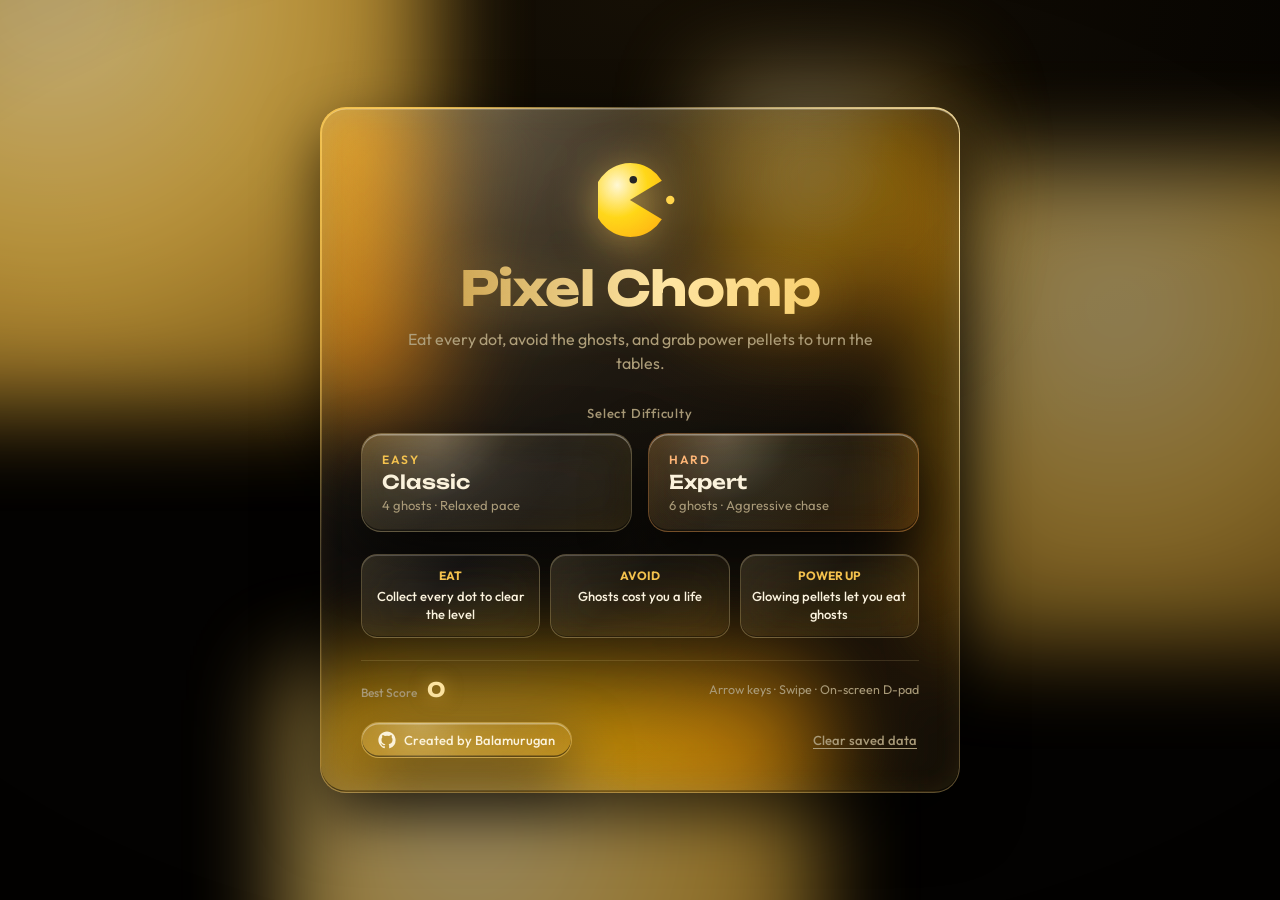
<file: index.html>
<!DOCTYPE html>
<html lang="en">
<head>
<meta charset="utf-8" />
<meta name="viewport" content="width=device-width,initial-scale=1,maximum-scale=1,user-scalable=no,viewport-fit=cover" />
<title>Pixel Chomp | Arcade Maze Game</title>
<meta name="description" content="Pixel Chomp is a fast arcade maze game. Eat every dot, avoid the ghosts and chase your best score. Built by Balamurugan." />
<link rel="preconnect" href="https://fonts.googleapis.com">
<link rel="preconnect" href="https://fonts.gstatic.com" crossorigin>
<link href="https://fonts.googleapis.com/css2?family=Outfit:wght@300;400;500;600;700&family=Unbounded:wght@500;600;700&display=swap" rel="stylesheet">
<meta name="theme-color" content="#030201">
<style>
@property --ang{syntax:"<angle>";inherits:false;initial-value:0deg;}
:root{
  --ink:#030201;
  --panel:#0a0805;
  --gold:#f4c24d;
  --gold-hi:#ffe6a3;
  --gold-lo:#a87618;
  --paper:#fbf3de;
  --text-dim:#a99a78;
  --danger:#ff6a3d;
  --radius:26px;
  --glass-bg:linear-gradient(135deg,rgba(255,230,163,.14),rgba(255,255,255,.035) 42%,rgba(244,194,77,.08));
  --glass-blur:blur(24px) saturate(190%) brightness(1.08);
  --glass-edge:1px solid rgba(255,230,163,.24);
  --glass-shadow:inset 0 1.5px 0 rgba(255,255,255,.38),inset 0 -1.5px 0 rgba(0,0,0,.5),inset 0 0 28px rgba(255,214,102,.07),0 24px 60px rgba(0,0,0,.65);
  --ease:cubic-bezier(.22,1,.36,1);
}
*{box-sizing:border-box;margin:0;padding:0;}
html,body{height:100%;overscroll-behavior:none;}
body{
  font-family:"Outfit",sans-serif;
  background:radial-gradient(120% 90% at 50% 0%,#150f05 0%,var(--ink) 60%) fixed;
  color:var(--paper);min-height:100vh;overflow-x:hidden;
  display:flex;align-items:center;justify-content:center;padding:24px;
}
:focus-visible{outline:2px solid var(--gold-hi);outline-offset:3px;border-radius:10px;}
.hidden{display:none!important;}

/* ---------- liquid gold background ---------- */
.liquid{position:fixed;inset:0;overflow:hidden;pointer-events:none;z-index:0;}
.liquid i{position:absolute;display:block;filter:blur(46px);opacity:.75;will-change:transform,border-radius;
  background:radial-gradient(circle at 35% 30%,#ffe6a3,#f4c24d 45%,#8a5a0b 100%);}
.liquid .b1{width:46vmax;height:46vmax;left:-12vmax;top:-14vmax;animation:morph 17s ease-in-out infinite,driftA 23s ease-in-out infinite;}
.liquid .b2{width:38vmax;height:38vmax;right:-12vmax;top:18%;opacity:.55;animation:morph 21s ease-in-out -6s infinite,driftB 27s ease-in-out infinite;}
.liquid .b3{width:42vmax;height:42vmax;left:22%;bottom:-24vmax;opacity:.6;animation:morph 19s ease-in-out -11s infinite,driftC 25s ease-in-out infinite;}
.liquid .b4{width:20vmax;height:20vmax;left:55%;top:8%;opacity:.4;background:radial-gradient(circle at 40% 35%,#fff6d8,#e0a62a 60%,transparent 100%);animation:morph 13s ease-in-out -3s infinite,driftB 19s ease-in-out infinite reverse;}
@keyframes morph{
  0%,100%{border-radius:58% 42% 61% 39%/45% 56% 44% 55%;}
  33%{border-radius:41% 59% 47% 53%/58% 40% 60% 42%;}
  66%{border-radius:52% 48% 38% 62%/42% 61% 39% 58%;}
}
@keyframes driftA{0%,100%{transform:translate3d(0,0,0) rotate(0);}50%{transform:translate3d(9vmax,7vmax,0) rotate(40deg);}}
@keyframes driftB{0%,100%{transform:translate3d(0,0,0) rotate(0);}50%{transform:translate3d(-8vmax,10vmax,0) rotate(-35deg);}}
@keyframes driftC{0%,100%{transform:translate3d(0,0,0) rotate(0);}50%{transform:translate3d(10vmax,-8vmax,0) rotate(30deg);}}
.grain{position:fixed;inset:0;pointer-events:none;z-index:1;opacity:.35;
  background:radial-gradient(120% 100% at 50% 50%,transparent 55%,rgba(0,0,0,.75));}

.screen{width:100%;display:flex;align-items:center;justify-content:center;z-index:2;position:relative;}

/* ---------- shared liquid-glass surface ---------- */
.menu-card,.mode-btn,.continue-btn,#hud,#controls button,#boardWrap,.gh-link,#overlayContent,.dpad-btn,.howto li{
  position:relative;
  background:var(--glass-bg);
  -webkit-backdrop-filter:var(--glass-blur);backdrop-filter:var(--glass-blur);
  border:var(--glass-edge);
  box-shadow:var(--glass-shadow);
}
/* specular light that follows the pointer */
.menu-card::after,.mode-btn::after,.continue-btn::after,#hud::after,#controls button::after,#boardWrap::after,.gh-link::after,#overlayContent::after,.dpad-btn::after{
  content:"";position:absolute;inset:0;border-radius:inherit;pointer-events:none;
  background:radial-gradient(circle at var(--mx,28%) var(--my,0%),rgba(255,244,214,.3),rgba(255,226,154,.08) 32%,transparent 58%);
  opacity:.75;transition:opacity .5s var(--ease);
}
.menu-card:hover::after,.mode-btn:hover::after,#hud:hover::after,#controls button:hover::after,.gh-link:hover::after,.continue-btn:hover::after{opacity:1;}

/* ============ MENU ============ */
.menu-card{
  width:100%;max-width:640px;padding:50px 40px 34px;border-radius:var(--radius);
  text-align:center;animation:cardIn .9s var(--ease) both;
}
.menu-card::before{
  content:"";position:absolute;inset:-1px;border-radius:inherit;padding:1.5px;pointer-events:none;
  background:conic-gradient(from var(--ang),rgba(255,230,163,.05),var(--gold-hi),rgba(255,230,163,.05) 30%,rgba(168,118,24,.5) 55%,rgba(255,230,163,.05) 70%,var(--gold) 90%,rgba(255,230,163,.05));
  -webkit-mask:linear-gradient(#000 0 0) content-box,linear-gradient(#000 0 0);
  -webkit-mask-composite:xor;mask-composite:exclude;
  animation:spin 9s linear infinite;
}
@keyframes spin{to{--ang:360deg;}}
@keyframes cardIn{from{opacity:0;transform:translateY(22px) scale(.97);filter:blur(10px);}to{opacity:1;transform:none;filter:none;}}

.emblem{width:84px;height:84px;margin:0 auto 20px;animation:float 6s ease-in-out infinite;}
@keyframes float{0%,100%{transform:translateY(0);}50%{transform:translateY(-6px);}}
.leaf-emblem{width:100%;height:100%;filter:drop-shadow(0 6px 22px rgba(244,194,77,.65));}
.eyebrow{display:none;}
.title{
  font-family:"Unbounded",sans-serif;font-weight:700;
  font-size:clamp(30px,6vw,48px);line-height:1.1;letter-spacing:-.01em;margin-bottom:12px;
  background:linear-gradient(100deg,#b07d1d 0%,#ffe6a3 25%,#f4c24d 45%,#fff8e0 55%,#e0a62a 75%,#b07d1d 100%);
  background-size:220% 100%;-webkit-background-clip:text;background-clip:text;color:transparent;
  animation:shine 7s ease-in-out infinite;
  filter:drop-shadow(0 4px 26px rgba(244,194,77,.35));
}
@keyframes shine{0%,100%{background-position:100% 0;}50%{background-position:0 0;}}
.subtitle{color:var(--text-dim);font-size:16px;font-weight:400;margin:0 auto 30px;max-width:46ch;line-height:1.5;}

.mode-buttons{display:grid;grid-template-columns:1fr 1fr;gap:16px;margin-bottom:18px;}
@media(max-width:520px){.mode-buttons{grid-template-columns:1fr;}}
.mode-btn{
  display:flex;flex-direction:column;align-items:flex-start;gap:3px;overflow:hidden;
  padding:18px 20px;border-radius:20px;cursor:pointer;color:var(--paper);text-align:left;font-family:inherit;
  transition:transform .45s var(--ease),box-shadow .45s var(--ease),border-color .3s,background .3s;
}
.mode-btn.hard{background:linear-gradient(135deg,rgba(255,160,70,.16),rgba(255,255,255,.03) 42%,rgba(190,90,20,.12));border-color:rgba(255,170,90,.32);}
.mode-btn>*{position:relative;z-index:1;}
.mode-btn:hover,.mode-btn:focus-visible{transform:translateY(-4px) scale(1.015);border-color:rgba(255,236,180,.6);
  box-shadow:var(--glass-shadow),0 0 40px rgba(244,194,77,.25);}
.mode-btn:active,.continue-btn:active,#controls button:active{transform:scale(.97);transition-duration:.12s;}
.mode-rank{font-size:12px;letter-spacing:.14em;text-transform:uppercase;font-weight:600;color:var(--gold);}
.mode-btn.hard .mode-rank{color:#ffb677;}
.mode-name{font-family:"Unbounded",sans-serif;font-size:19px;font-weight:600;}
.mode-desc{font-size:13px;color:var(--text-dim);}

/* liquid sweep on hover */
.mode-btn::before,.continue-btn::before,#controls button::before{
  content:"";position:absolute;top:0;bottom:0;left:-60%;width:45%;z-index:0;pointer-events:none;
  background:linear-gradient(105deg,transparent,rgba(255,244,214,.28),transparent);transform:skewX(-18deg);
  transition:left .9s var(--ease);
}
.mode-btn:hover::before,.continue-btn:hover::before,#controls button:hover::before{left:130%;}
.continue-btn,#controls button{overflow:hidden;}

.section-label{font-size:13px;letter-spacing:.06em;color:var(--text-dim);margin-bottom:12px;font-weight:500;}

.continue-btn{
  width:100%;padding:14px;margin-bottom:6px;border-radius:16px;color:var(--gold-hi);
  background:linear-gradient(135deg,rgba(244,194,77,.28),rgba(244,194,77,.08));
  font-family:inherit;font-weight:600;font-size:15px;cursor:pointer;
  transition:transform .45s var(--ease),box-shadow .45s var(--ease);
}
.continue-btn:hover{transform:translateY(-2px);box-shadow:var(--glass-shadow),0 0 32px rgba(244,194,77,.3);}

.howto{list-style:none;display:grid;grid-template-columns:repeat(3,1fr);gap:10px;margin:22px 0 0;}
.howto li{padding:13px 10px;border-radius:16px;font-size:13px;font-weight:500;line-height:1.35;box-shadow:inset 0 1px 0 rgba(255,255,255,.2),inset 0 -1px 0 rgba(0,0,0,.4);}
.howto li b{display:block;font-size:12px;font-weight:700;color:var(--gold);margin-bottom:4px;}
@media(max-width:520px){.howto{grid-template-columns:1fr;}.menu-card{padding:38px 22px 26px;}}

.menu-info{display:flex;align-items:center;justify-content:space-between;gap:12px;flex-wrap:wrap;margin-top:22px;padding-top:16px;border-top:1px solid rgba(255,230,163,.14);}
.best-score{display:flex;align-items:baseline;gap:10px;}
.best-label{font-size:12px;color:var(--text-dim);font-weight:500;}
.best-value{font-family:"Unbounded",sans-serif;font-size:20px;font-weight:700;color:var(--gold-hi);text-shadow:0 0 18px rgba(244,194,77,.5);}
.hint{font-size:12.5px;color:var(--text-dim);}

.menu-footer{margin-top:20px;display:flex;align-items:center;justify-content:space-between;gap:12px;flex-wrap:wrap;font-size:13px;color:var(--text-dim);}
.gh-link{
  display:inline-flex;align-items:center;gap:8px;padding:8px 16px;border-radius:999px;
  color:var(--paper);text-decoration:none;font-weight:500;
  transition:transform .45s var(--ease),box-shadow .45s var(--ease);
}
.gh-link svg{width:18px;height:18px;fill:currentColor;}
.gh-link:hover{transform:translateY(-2px);box-shadow:var(--glass-shadow),0 0 26px rgba(244,194,77,.3);}
.link-btn{background:none;border:none;color:var(--text-dim);font-family:inherit;font-size:13px;font-weight:500;cursor:pointer;text-decoration:underline;text-underline-offset:3px;padding:6px 2px;transition:color .3s;}
.link-btn:hover{color:var(--danger);}

/* ============ GAME ============ */
#game{flex-direction:column;gap:12px;width:100%;max-width:640px;-webkit-user-select:none;user-select:none;-webkit-touch-callout:none;touch-action:pan-x pan-y;padding-bottom:210px;animation:cardIn .8s var(--ease) both;}
@media(max-width:520px){#game{padding-bottom:190px;}}
#controls button{touch-action:manipulation;min-height:40px;}
#hud{display:flex;align-items:center;justify-content:space-between;width:100%;padding:12px 20px;border-radius:20px;}
.hud-stat{display:flex;flex-direction:column;align-items:center;gap:2px;min-width:64px;position:relative;z-index:1;}
.hud-label{font-size:11px;color:var(--text-dim);font-weight:500;letter-spacing:.04em;}
.hud-value{font-size:20px;font-weight:700;font-family:"Unbounded",sans-serif;color:var(--gold-hi);text-shadow:0 0 16px rgba(244,194,77,.4);}
#lives{display:flex;gap:7px;height:30px;align-items:center;}
#lives .life{
  width:15px;height:15px;border-radius:50%;
  background:radial-gradient(circle at 35% 30%,#fff6d8,var(--gold) 55%,var(--gold-lo));
  box-shadow:0 0 12px rgba(244,194,77,.8),inset 0 -2px 3px rgba(0,0,0,.3);
  transition:opacity .5s var(--ease),transform .5s var(--ease);
}
#lives .life.lost{opacity:.15;transform:scale(.55);box-shadow:none;}

#controls{display:flex;gap:8px;flex-wrap:wrap;justify-content:center;width:100%;}
#controls button{
  display:flex;align-items:center;gap:6px;padding:8px 15px;font-size:13px;font-weight:500;
  border-radius:14px;color:var(--paper);cursor:pointer;font-family:inherit;
  transition:transform .4s var(--ease),box-shadow .4s var(--ease);
}
#controls button>*{position:relative;z-index:1;}
#controls button:hover{transform:translateY(-2px);box-shadow:var(--glass-shadow),0 0 22px rgba(244,194,77,.25);}
#controls button svg{width:15px;height:15px;fill:var(--gold);flex-shrink:0;}

#boardWrap{display:flex;align-items:center;justify-content:center;padding:14px;border-radius:24px;transition:box-shadow .6s var(--ease),border-color .6s;}
#board{display:grid;gap:var(--gap,2px);border-radius:12px;overflow:hidden;position:relative;z-index:1;background:rgba(0,0,0,.35);}
.cell{background:rgba(4,3,2,.78);position:relative;}
.wall{
  background:linear-gradient(160deg,rgba(255,230,163,.5),rgba(168,118,24,.45) 55%,rgba(90,58,8,.55));
  border-radius:5px;
  box-shadow:inset 0 1px 0 rgba(255,255,255,.55),inset 0 -1px 2px rgba(0,0,0,.45),0 0 6px rgba(244,194,77,.18);
}
.dot{
  position:absolute;inset:0;margin:auto;width:22%;height:22%;border-radius:50%;
  background:radial-gradient(circle at 35% 30%,#fff,var(--gold-hi) 50%,var(--gold));
  filter:drop-shadow(0 0 4px rgba(244,194,77,.8));animation:dotPulse 2.2s ease-in-out infinite;
}
@keyframes dotPulse{0%,100%{transform:scale(.9);opacity:.85;}50%{transform:scale(1.1);opacity:1;}}
.dot.orb{
  width:60%;height:60%;
  background:radial-gradient(circle at 32% 28%,#fff 0 12%,rgba(255,244,214,.9) 30%,var(--gold) 70%,var(--gold-lo));
  filter:drop-shadow(0 0 10px rgba(255,214,102,.95));animation:orbPulse 1.2s ease-in-out infinite;
}
@keyframes orbPulse{0%,100%{transform:scale(.86);}50%{transform:scale(1.16);}}

.pac{position:absolute;inset:10%;z-index:3;filter:drop-shadow(0 0 8px #ffd400) drop-shadow(0 0 16px rgba(255,212,0,.5));transition:transform .1s linear;}
.pac .jaw-top,.pac .jaw-bottom{position:absolute;left:0;width:100%;height:50%;background:radial-gradient(circle at 30% 30%,#fff9d6,#ffd400 55%,#ffb300 100%);}
.pac .jaw-top{top:0;border-radius:100% 100% 0 0/100% 100% 0 0;transform-origin:0% 100%;animation:jawTop .32s ease-in-out infinite;}
.pac .jaw-bottom{bottom:0;border-radius:0 0 100% 100%/0 0 100% 100%;transform-origin:0% 0%;animation:jawBottom .32s ease-in-out infinite;}
@keyframes jawTop{0%,100%{transform:rotate(0);}50%{transform:rotate(-30deg);}}
@keyframes jawBottom{0%,100%{transform:rotate(0);}50%{transform:rotate(30deg);}}
.pac.powered{filter:drop-shadow(0 0 14px #fff) drop-shadow(0 0 24px #ffd400);}

.ghost{
  position:absolute;inset:12%;z-index:2;animation:ghostBob 1.1s ease-in-out infinite;
  clip-path:polygon(0% 100%,0% 45%,8% 25%,20% 10%,35% 2%,50% 0%,65% 2%,80% 10%,92% 25%,100% 45%,100% 100%,88% 88%,75% 100%,62% 88%,50% 100%,38% 88%,25% 100%,12% 88%);
}
.ghost::before,.ghost::after{content:"";position:absolute;top:32%;width:20%;height:24%;border-radius:50%;background:radial-gradient(circle at 50% 50%,#14100a 22%,#fff 24% 100%);}
.ghost::before{left:20%;}.ghost::after{left:58%;}
@keyframes ghostBob{0%,100%{transform:translateY(0);}50%{transform:translateY(-2px);}}
.ghost.red{background:linear-gradient(160deg,#ff9a7a,#ff5a3d);box-shadow:0 0 10px #ff5a3d;}
.ghost.pink{background:linear-gradient(160deg,#ffe0d2,#f0a38c);box-shadow:0 0 10px #f0a38c;}
.ghost.cyan{background:linear-gradient(160deg,#ffffff,#e8dcc0);box-shadow:0 0 10px #e8dcc0;}
.ghost.orange{background:linear-gradient(160deg,#ffcf7a,#ff9f1c);box-shadow:0 0 10px #ff9f1c;}
.ghost.blue{background:linear-gradient(160deg,#e9b97a,#b9772b);box-shadow:0 0 10px #b9772b;}
.ghost.green{background:linear-gradient(160deg,#f3e3a8,#c9b45a);box-shadow:0 0 10px #c9b45a;}
.ghost.purple{background:linear-gradient(160deg,#e8a08a,#a8502e);box-shadow:0 0 10px #a8502e;}
.ghost.gray{background:linear-gradient(160deg,#d8d0bc,#8d8470);box-shadow:0 0 10px #8d8470;}
.ghost.frightened{background:linear-gradient(160deg,#fff,var(--gold-hi));box-shadow:0 0 14px var(--gold-hi);animation:frightFlash .35s steps(2) infinite,ghostBob 1.1s ease-in-out infinite;}
@keyframes frightFlash{0%,100%{opacity:.5;}50%{opacity:.9;background:#fff;}}

#boardWrap.power-active{border-color:rgba(255,230,163,.75);box-shadow:var(--glass-shadow),0 0 60px rgba(244,194,77,.5);}
#boardWrap.shake{animation:shake .3s ease;}
@keyframes shake{10%,90%{transform:translateX(-2px);}20%,80%{transform:translateX(4px);}30%,50%,70%{transform:translateX(-8px);}40%,60%{transform:translateX(8px);}}

/* D-PAD */
#dpad{position:fixed;right:20px;bottom:calc(20px + env(safe-area-inset-bottom,0px));z-index:60;display:grid;grid-template-columns:60px 60px 60px;grid-template-rows:60px 60px 60px;gap:6px;-webkit-user-select:none;user-select:none;-webkit-touch-callout:none;}
@media(max-width:520px){#dpad{grid-template-columns:54px 54px 54px;grid-template-rows:54px 54px 54px;right:14px;bottom:calc(14px + env(safe-area-inset-bottom,0px));}}
.dpad-up{grid-column:2;grid-row:1;}.dpad-left{grid-column:1;grid-row:2;}.dpad-right{grid-column:3;grid-row:2;}.dpad-down{grid-column:2;grid-row:3;}
.dpad-center{grid-column:2;grid-row:2;border-radius:50%;background:radial-gradient(circle at 35% 30%,#fff6d8,var(--gold));box-shadow:0 0 14px var(--gold);animation:orbPulse 1.6s ease-in-out infinite;margin:auto;width:10px;height:10px;}
.dpad-btn{display:flex;align-items:center;justify-content:center;border-radius:18px;cursor:pointer;touch-action:none;
  transition:transform .35s var(--ease),background .25s,box-shadow .35s var(--ease),border-color .25s;}
.dpad-btn svg{width:22px;height:22px;fill:var(--gold-hi);filter:drop-shadow(0 0 5px rgba(244,194,77,.7));position:relative;z-index:1;}
.dpad-btn:active,.dpad-btn.pressed{
  transform:scale(.88);transition-duration:.1s;
  background:linear-gradient(160deg,rgba(255,230,163,.5),rgba(244,194,77,.2));
  border-color:rgba(255,244,214,.7);
  box-shadow:inset 0 2px 8px rgba(0,0,0,.35),0 0 28px rgba(244,194,77,.55);
}

/* OVERLAY */
#overlay{position:fixed;inset:0;display:flex;align-items:center;justify-content:center;background:rgba(3,2,1,.6);
  -webkit-backdrop-filter:blur(12px) brightness(.7);backdrop-filter:blur(12px) brightness(.7);
  opacity:0;transition:opacity .5s var(--ease);pointer-events:none;z-index:100;}
#overlay:not(.hidden){opacity:1;pointer-events:all;}
#overlayContent{min-width:280px;padding:36px 38px;border-radius:28px;text-align:center;max-width:340px;animation:cardIn .6s var(--ease) both;}
#overlayTitle{font-family:"Unbounded",sans-serif;font-size:22px;font-weight:700;margin-bottom:8px;color:var(--gold-hi);position:relative;z-index:1;}
#overlayMsg{color:var(--text-dim);font-size:14px;margin-bottom:22px;position:relative;z-index:1;}
.overlayButtons{display:flex;gap:10px;justify-content:center;position:relative;z-index:1;}
.overlayButtons button{padding:11px 22px;border-radius:14px;font-family:inherit;font-weight:600;font-size:13px;cursor:pointer;transition:transform .4s var(--ease),box-shadow .4s var(--ease);}
.overlayButtons button:hover{transform:translateY(-2px);}
.overlayButtons button:active{transform:scale(.96);}
#retryBtn{border:1px solid rgba(255,244,214,.6);background:linear-gradient(135deg,#ffe6a3,#f4c24d 55%,#c98f1f);color:#1a1204;box-shadow:inset 0 1px 0 rgba(255,255,255,.7),0 8px 26px rgba(244,194,77,.4);}
#menuOverlayBtn{background:rgba(255,255,255,.07);color:var(--paper);border:1px solid rgba(255,230,163,.25);box-shadow:inset 0 1px 0 rgba(255,255,255,.2);}

@media (prefers-reduced-motion:reduce){
  *{animation-duration:.001ms!important;animation-iteration-count:1!important;transition-duration:.001ms!important;}
}
</style>
</head>
<body>

<div class="liquid" aria-hidden="true"><i class="b1"></i><i class="b2"></i><i class="b3"></i><i class="b4"></i></div>
<div class="grain"></div>

<!-- MENU -->
<main id="menu" class="screen">
  <div class="menu-card">
    <div class="emblem" aria-hidden="true">
      <svg viewBox="0 0 100 100" class="leaf-emblem">
        <defs>
          <radialGradient id="pacGrad" cx="35%" cy="30%" r="80%">
            <stop offset="0" stop-color="#fff9d6"/><stop offset=".55" stop-color="#ffd400"/><stop offset="1" stop-color="#ffb300"/>
          </radialGradient>
        </defs>
        <path d="M44 50 L82 27 A44 44 0 1 0 82 73 Z" fill="url(#pacGrad)" transform="translate(-6 0)"/>
        <circle cx="42" cy="26" r="4.5" fill="#05060d"/>
        <circle cx="86" cy="50" r="5" fill="#ffd23f"/>
      </svg>
    </div>

    <h1 class="title">Pixel&nbsp;Chomp</h1>
    <p class="subtitle">Eat every dot, avoid the ghosts, and grab power pellets to turn the tables.</p>

    <p class="section-label" id="modeLabel">Select Difficulty</p>
    <div class="mode-buttons" role="group" aria-labelledby="modeLabel">
      <button id="easyBtn" class="mode-btn easy" type="button">
        <span class="mode-rank">Easy</span>
        <span class="mode-name">Classic</span>
        <span class="mode-desc">4 ghosts · Relaxed pace</span>
      </button>
      <button id="hardBtn" class="mode-btn hard" type="button">
        <span class="mode-rank">Hard</span>
        <span class="mode-name">Expert</span>
        <span class="mode-desc">6 ghosts · Aggressive chase</span>
      </button>
    </div>

    <button id="continueBtn" class="continue-btn hidden" type="button">Continue Saved Game</button>

    <ul class="howto">
      <li><b>EAT</b>Collect every dot to clear the level</li>
      <li><b>AVOID</b>Ghosts cost you a life</li>
      <li><b>POWER UP</b>Glowing pellets let you eat ghosts</li>
    </ul>

    <div class="menu-info">
      <div class="best-score"><span class="best-label">Best Score</span><span id="bestScore" class="best-value">0</span></div>
      <p class="hint">Arrow keys · Swipe · On-screen D-pad</p>
    </div>

    <footer class="menu-footer">
      <a class="gh-link" href="https://github.com/bala-obito" target="_blank" rel="noopener noreferrer" aria-label="Created by Balamurugan on GitHub">
        <svg viewBox="0 0 24 24" aria-hidden="true"><path d="M12 .5C5.65.5.5 5.65.5 12c0 5.08 3.29 9.39 7.86 10.91.58.1.79-.25.79-.56v-2c-3.2.7-3.87-1.37-3.87-1.37-.52-1.33-1.28-1.68-1.28-1.68-1.04-.71.08-.7.08-.7 1.15.08 1.76 1.18 1.76 1.18 1.02 1.75 2.68 1.24 3.34.95.1-.74.4-1.24.72-1.53-2.55-.29-5.24-1.28-5.24-5.68 0-1.25.45-2.28 1.18-3.08-.12-.29-.51-1.46.11-3.05 0 0 .97-.31 3.17 1.18a11 11 0 0 1 5.76 0c2.2-1.49 3.17-1.18 3.17-1.18.63 1.59.23 2.76.11 3.05.74.8 1.18 1.83 1.18 3.08 0 4.41-2.69 5.38-5.25 5.67.41.36.78 1.06.78 2.14v3.17c0 .31.21.67.8.56A11.5 11.5 0 0 0 23.5 12C23.5 5.65 18.35.5 12 .5Z"/></svg>
        <span>Created by Balamurugan</span>
      </a>
      <button id="clearDataBtn" class="link-btn" type="button">Clear saved data</button>
    </footer>
  </div>
</main>

<!-- GAME -->
<div id="game" class="screen hidden">
  <header id="hud">
    <div class="hud-stat">
      <span class="hud-label">Score</span>
      <span id="score" class="hud-value" aria-live="polite">0</span>
    </div>
    <div class="hud-stat">
      <span class="hud-label">Level</span>
      <span id="level" class="hud-value">1</span>
    </div>
    <div class="hud-stat">
      <span class="hud-label">Lives</span>
      <div id="lives" aria-label="Lives remaining"><span class="life"></span><span class="life"></span><span class="life"></span></div>
    </div>
  </header>

  <div id="controls">
    <button id="pauseBtn" type="button" title="Pause"><svg viewBox="0 0 24 24"><rect x="6" y="5" width="4" height="14" rx="1"/><rect x="14" y="5" width="4" height="14" rx="1"/></svg><span>Pause</span></button>
    <button id="resumeBtn" class="hidden" type="button" title="Resume"><svg viewBox="0 0 24 24"><path d="M7 4 L20 12 L7 20 Z"/></svg><span>Resume</span></button>
    <button id="saveBtn" type="button" title="Save run"><svg viewBox="0 0 24 24"><path d="M5 4h11l3 3v13H5z" fill="none" stroke="currentColor" stroke-width="2"/><rect x="8" y="4" width="8" height="5" fill="none" stroke="currentColor" stroke-width="2"/></svg><span>Save</span></button>
    <button id="restartBtn" type="button" title="Generate a new maze (keeps your score)"><svg viewBox="0 0 24 24" fill="none" stroke="currentColor" stroke-width="2"><path d="M4 12a8 8 0 1 1 2.6 5.9"/><path d="M4 20v-6h6"/></svg><span>New Maze</span></button>
    <button id="resetBtn" type="button" title="Reset this game to the start"><svg viewBox="0 0 24 24" fill="none" stroke="currentColor" stroke-width="2"><path d="M5 7h14M9 7V5h6v2M7 7l1 13h8l1-13"/></svg><span>Reset</span></button>
    <button id="menuBtn" type="button" title="Back to menu"><svg viewBox="0 0 24 24"><path d="M12 3 L21 10 V21 H15 V14 H9 V21 H3 V10 Z"/></svg><span>Menu</span></button>
  </div>

  <div id="boardWrap"><div id="board" role="img" aria-label="Maze board"></div></div>

  <!-- D-PAD -->
  <div id="dpad" class="hidden" aria-hidden="true">
    <button class="dpad-btn dpad-up" data-dir="ArrowUp" aria-label="Move up" type="button">
      <svg viewBox="0 0 24 24"><path d="M12 5 L20 15 L4 15 Z"/></svg>
    </button>
    <button class="dpad-btn dpad-left" data-dir="ArrowLeft" aria-label="Move left" type="button">
      <svg viewBox="0 0 24 24"><path d="M5 12 L15 4 L15 20 Z"/></svg>
    </button>
    <div class="dpad-center" aria-hidden="true"></div>
    <button class="dpad-btn dpad-right" data-dir="ArrowRight" aria-label="Move right" type="button">
      <svg viewBox="0 0 24 24"><path d="M19 12 L9 4 L9 20 Z"/></svg>
    </button>
    <button class="dpad-btn dpad-down" data-dir="ArrowDown" aria-label="Move down" type="button">
      <svg viewBox="0 0 24 24"><path d="M12 19 L4 9 L20 9 Z"/></svg>
    </button>
  </div>
</div>

<!-- OVERLAY -->
<div id="overlay" class="hidden">
  <div id="overlayContent">
    <h2 id="overlayTitle"></h2>
    <p id="overlayMsg"></p>
    <div class="overlayButtons">
      <button id="retryBtn" type="button">Play Again</button>
      <button id="menuOverlayBtn" type="button">Menu</button>
    </div>
  </div>
</div>

<script>
/* ============================================================
   Pixel Chomp
   ============================================================ */
(() => {
  "use strict";

  // Odd dimensions required for the recursive-backtracker maze algorithm.
  const ROWS = 21, COLS = 21;
  const SAVE_KEY = "kq_save";
  const BEST_KEY = "kq_best";

  /* ---------- DOM ---------- */
  const menu = document.getElementById("menu");
  const game = document.getElementById("game");
  const boardEl = document.getElementById("board");
  const scoreEl = document.getElementById("score");
  const bestScoreEl = document.getElementById("bestScore");
  const livesEl = document.getElementById("lives");
  const levelEl = document.getElementById("level");
  const overlay = document.getElementById("overlay");
  const overlayTitle = document.getElementById("overlayTitle");
  const overlayMsg = document.getElementById("overlayMsg");
  const clearDataBtn = document.getElementById("clearDataBtn");
  const retryBtn = document.getElementById("retryBtn");
  const menuOverlayBtn = document.getElementById("menuOverlayBtn");
  const saveBtn = document.getElementById("saveBtn");
  const restartBtn = document.getElementById("restartBtn");
  const resetBtn = document.getElementById("resetBtn");
  const menuBtn = document.getElementById("menuBtn");
  const pauseBtn = document.getElementById("pauseBtn");
  const resumeBtn = document.getElementById("resumeBtn");
  const continueBtn = document.getElementById("continueBtn");
  const boardWrap = document.getElementById("boardWrap");
  const dpad = document.getElementById("dpad");

  /* ---------- state ---------- */
  let layout = [], cells = [];
  let pacPos = 0, score = 0, lives = 3, level = 1, collectedDots = 0, totalDots = 0;
  let pacDir = "ArrowRight";
  let ghosts = [], ghostTimer = null, ghostSpeed = 650, paused = false, mode = "easy";
  let moveInterval = null, currentDirection = null, inputLock = false;
  let cellSize = 24;
  let poweredUntil = 0, powerTimer = null;

  const ghostColors = ["red", "pink", "cyan", "orange", "blue", "green", "purple", "gray"];

  /* ---------- audio (tiny synth, no assets) ---------- */
  let actx = null;
  function ensureAudio() {
    if (!actx) {
      try { actx = new (window.AudioContext || window.webkitAudioContext)(); } catch (e) { /* no audio */ }
    }
  }
  function tone(freq, dur, type = "sine", gain = 0.05, delay = 0) {
    if (!actx) return;
    const t0 = actx.currentTime + delay;
    const osc = actx.createOscillator();
    const g = actx.createGain();
    osc.type = type;
    osc.frequency.setValueAtTime(freq, t0);
    g.gain.setValueAtTime(gain, t0);
    g.gain.exponentialRampToValueAtTime(0.001, t0 + dur);
    osc.connect(g).connect(actx.destination);
    osc.start(t0);
    osc.stop(t0 + dur);
  }
  const sfx = {
    dot: () => tone(880, 0.08, "square", 0.04),
    hit: () => { tone(220, 0.25, "sawtooth", 0.06); tone(140, 0.3, "sawtooth", 0.05, 0.08); },
    levelUp: () => { [523, 659, 784, 1046].forEach((f, i) => tone(f, 0.15, "triangle", 0.05, i * 0.09)); },
    gameOver: () => { tone(180, 0.5, "sawtooth", 0.06); tone(120, 0.6, "sawtooth", 0.05, 0.15); },
    power: () => { [440, 660, 880].forEach((f, i) => tone(f, 0.12, "sawtooth", 0.05, i * 0.05)); },
    eatGhost: () => { tone(1200, 0.15, "square", 0.05); tone(1600, 0.12, "square", 0.04, 0.08); },
  };

  /* ---------- helpers ---------- */
  const idx = (r, c) => r * COLS + c;
  const rc = (i) => [Math.floor(i / COLS), i % COLS];
  const inBounds = (r, c) => r > 0 && c > 0 && r < ROWS - 1 && c < COLS - 1;

  function updateBest() {
    const b = Number(localStorage.getItem(BEST_KEY) || 0);
    bestScoreEl.textContent = b;
  }
  function setPausedUI(p) {
    paused = p;
    pauseBtn.classList.toggle("hidden", p);
    resumeBtn.classList.toggle("hidden", !p);
  }
  function clearPower() {
    poweredUntil = 0;
    clearTimeout(powerTimer);
    boardWrap.classList.remove("power-active");
  }
  function showOverlay(title, msg, primary, secondary) {
    overlayTitle.textContent = title;
    overlayMsg.textContent = msg;
    retryBtn.textContent = primary.label;
    menuOverlayBtn.textContent = secondary.label;
    retryBtn.onclick = () => { overlay.classList.add("hidden"); primary.action(); };
    menuOverlayBtn.onclick = () => { overlay.classList.add("hidden"); secondary.action(); };
    overlay.classList.remove("hidden");
  }
  function shuffle(arr) {
    for (let i = arr.length - 1; i > 0; i--) {
      const j = Math.floor(Math.random() * (i + 1));
      [arr[i], arr[j]] = [arr[j], arr[i]];
    }
    return arr;
  }

  /* ============================================================
     MAZE GENERATION — recursive backtracker (guaranteed solvable)
     Logical cells sit on odd rows/cols; walls occupy the space
     between them. Hard mode braids in extra loops afterwards so
     the sentries have more than one route to the player.
     ============================================================ */
  function buildLayout() {
    layout = Array(ROWS * COLS).fill(1);

    const LR = (ROWS - 1) / 2, LC = (COLS - 1) / 2;
    const visited = Array(LR * LC).fill(false);
    const lIdx = (lr, lc) => lr * LC + lc;

    const stack = [[0, 0]];
    visited[lIdx(0, 0)] = true;
    layout[idx(1, 1)] = 0;

    const dirs = [[-1, 0], [1, 0], [0, -1], [0, 1]];

    while (stack.length) {
      const [lr, lc] = stack[stack.length - 1];
      const options = shuffle(dirs.slice()).filter(([dr, dc]) => {
        const nlr = lr + dr, nlc = lc + dc;
        return nlr >= 0 && nlc >= 0 && nlr < LR && nlc < LC && !visited[lIdx(nlr, nlc)];
      });
      if (!options.length) { stack.pop(); continue; }
      const [dr, dc] = options[0];
      const nlr = lr + dr, nlc = lc + dc;
      visited[lIdx(nlr, nlc)] = true;

      const r = 2 * lr + 1, c = 2 * lc + 1;
      const nr = 2 * nlr + 1, nc = 2 * nlc + 1;
      layout[idx((r + nr) / 2, (c + nc) / 2)] = 0; // knock down wall between
      layout[idx(nr, nc)] = 0;
      stack.push([nlr, nlc]);
    }

    // Hard mode: braid in loops so sentries have flanking routes.
    if (mode === "hard") {
      for (let r = 1; r < ROWS - 1; r++) {
        for (let c = 1; c < COLS - 1; c++) {
          if (layout[idx(r, c)] !== 1) continue;
          const horizOpen = layout[idx(r, c - 1)] === 0 && layout[idx(r, c + 1)] === 0;
          const vertOpen = layout[idx(r - 1, c)] === 0 && layout[idx(r + 1, c)] === 0;
          if ((horizOpen || vertOpen) && Math.random() < 0.12) layout[idx(r, c)] = 0;
        }
      }
    }

    // Outer border stays solid.
    for (let r = 0; r < ROWS; r++) for (let c = 0; c < COLS; c++) {
      if (r === 0 || c === 0 || r === ROWS - 1 || c === COLS - 1) layout[idx(r, c)] = 1;
    }

    // Spawn cell + a small clearing stay dot-free.
    layout[idx(1, 1)] = 0;

    // Every open cell becomes a collectible data shard.
    layout = layout.map((v) => (v === 0 ? 2 : v));
    layout[idx(1, 1)] = 0;

    // Sprinkle a handful of energy-core power orbs (value 3) into far-off dot cells.
    const farCells = openLogicalCells().filter((i) => layout[i] === 2);
    const orbCount = mode === "hard" ? 5 : 4;
    farCells.slice(0, orbCount * 2).forEach((i, n) => { if (n % 2 === 0) layout[i] = 3; });

    totalDots = layout.filter((x) => x === 2 || x === 3).length;
  }

  function openLogicalCells() {
    // Returns actual-grid positions of all open (non-wall) cells, farthest-first from spawn.
    const spawn = idx(1, 1);
    const open = [];
    for (let i = 0; i < layout.length; i++) if (layout[i] !== 1) open.push(i);
    open.sort((a, b) => {
      const [ar, ac] = rc(a), [br, bc] = rc(b), [sr, sc] = rc(spawn);
      const da = Math.abs(ar - sr) + Math.abs(ac - sc);
      const db = Math.abs(br - sr) + Math.abs(bc - sc);
      return db - da;
    });
    return open;
  }

  /* ---------- rendering ---------- */
  function computeCellSize() {
    const wrapPadding = 28;
    const available = Math.min(window.innerWidth - 40, 640) - wrapPadding;
    const availableH = window.innerHeight - 230 - 190;
    const size = Math.floor(Math.min(available, availableH) / COLS);
    cellSize = Math.max(12, Math.min(26, size));
    boardEl.style.setProperty("--cell-size", cellSize + "px");
    boardEl.style.gridTemplateColumns = `repeat(${COLS}, ${cellSize}px)`;
    boardEl.style.gridTemplateRows = `repeat(${ROWS}, ${cellSize}px)`;
  }

  function renderBoard() {
    computeCellSize();
    boardEl.innerHTML = "";
    cells = [];
    layout.forEach((v) => {
      const cell = document.createElement("div");
      cell.className = "cell";
      if (v === 1) cell.classList.add("wall");
      else if (v === 2 || v === 3) {
        const dot = document.createElement("div");
        dot.className = v === 3 ? "dot orb" : "dot";
        cell.appendChild(dot);
      }
      boardEl.appendChild(cell);
      cells.push(cell);
    });
  }

  function placePacAndGhosts() {
    pacPos = idx(1, 1);
    const count = mode === "easy" ? 4 : 6;
    const spots = openLogicalCells().slice(0, count * 3);
    shuffle(spots);
    ghosts = [];
    for (let i = 0; i < count && spots.length; i++) {
      ghosts.push({ pos: spots[i % spots.length], color: ghostColors[i % ghostColors.length], lastDir: null });
    }
    draw();
  }

  const dirDeg = { ArrowRight: 0, ArrowDown: 90, ArrowLeft: 180, ArrowUp: 270 };
  function draw() {
    boardEl.querySelectorAll(".pac,.ghost").forEach((n) => n.remove());
    const fleeing = Date.now() < poweredUntil;
    const p = document.createElement("div");
    p.className = "pac" + (fleeing ? " powered" : "");
    p.style.transform = `rotate(${dirDeg[pacDir] || 0}deg)`;
    p.innerHTML = '<div class="jaw-top"></div><div class="jaw-bottom"></div>';
    cells[pacPos].appendChild(p);
    ghosts.forEach((g) => {
      const gh = document.createElement("div");
      gh.className = "ghost " + g.color + (fleeing ? " frightened" : "");
      cells[g.pos].appendChild(gh);
    });
  }

  /* ---------- gameplay ---------- */
  function startGame(selected, restored) {
    ensureAudio();
    mode = selected;
    ghostSpeed = mode === "easy" ? 650 : 420;
    overlay.classList.add("hidden");
    menu.classList.add("hidden");
    game.classList.remove("hidden");
    dpad.classList.remove("hidden");
    if (restored) {
      applyRestoredState(restored);
    } else {
      initGame();
    }
  }

  function initGame() {
    clearInterval(ghostTimer);
    clearPower();
    score = 0; lives = 3; level = 1; collectedDots = 0;
    scoreEl.textContent = score;
    updateLives();
    levelEl.textContent = level;
    buildLayout();
    renderBoard();
    placePacAndGhosts();
    setPausedUI(false);
    ghostTimer = setInterval(moveGhosts, ghostSpeed);
    setupJoystick();
  }

  function applyRestoredState(saved) {
    mode = saved.mode;
    ghostSpeed = saved.ghostSpeed;
    score = saved.score; lives = saved.lives; level = saved.level;
    collectedDots = saved.collectedDots;
    layout = saved.layout;
    totalDots = layout.filter((x) => x === 2 || x === 3).length + collectedDots;
    clearPower();
    scoreEl.textContent = score;
    updateLives();
    levelEl.textContent = level;
    renderBoard();
    pacPos = saved.pacPos;
    ghosts = saved.ghosts;
    draw();
    setPausedUI(false);
    clearInterval(ghostTimer);
    ghostTimer = setInterval(moveGhosts, ghostSpeed);
    setupJoystick();
  }

  function movePac(key) {
    if (paused || !overlay.classList.contains("hidden")) return;
    const [r, c] = rc(pacPos);
    let nr = r, nc = c;
    if (key === "ArrowLeft") nc--;
    else if (key === "ArrowRight") nc++;
    else if (key === "ArrowUp") nr--;
    else if (key === "ArrowDown") nr++;
    if (!inBounds(nr, nc)) return;
    const newPos = idx(nr, nc);
    if (!cells[newPos] || layout[newPos] === 1) return;
    pacPos = newPos;
    pacDir = key;
    if (layout[pacPos] === 2 || layout[pacPos] === 3) {
      const wasOrb = layout[pacPos] === 3;
      layout[pacPos] = 0;
      const d = cells[pacPos].querySelector(".dot");
      if (d) d.remove();
      collectedDots++;
      if (wasOrb) { activatePower(); score += 50; } else { score += 10; sfx.dot(); }
      scoreEl.textContent = score;
      vibrate(4);
      checkProgress();
    }
    handleGhostCollision();
    draw();
  }

  function activatePower() {
    sfx.power();
    vibrate([15, 30, 15]);
    poweredUntil = Date.now() + 6000;
    boardWrap.classList.add("power-active");
    clearTimeout(powerTimer);
    powerTimer = setTimeout(() => { poweredUntil = 0; boardWrap.classList.remove("power-active"); draw(); }, 6000);
  }

  function handleGhostCollision() {
    const hit = ghosts.filter((g) => g.pos === pacPos);
    if (!hit.length) return;
    if (Date.now() < poweredUntil) {
      hit.forEach((g) => {
        score += 200;
        scoreEl.textContent = score;
        sfx.eatGhost();
        vibrate(10);
        const spots = openLogicalCells();
        g.pos = spots[spots.length - 1 - Math.floor(Math.random() * 5)] || idx(1, 1);
      });
    } else {
      loseLife();
    }
  }

  function distDir(from, to) {
    const [fr, fc] = rc(from), [tr, tc] = rc(to);
    return { dr: tr - fr, dc: tc - fc };
  }

  function moveGhosts() {
    if (paused) return;
    const fleeing = Date.now() < poweredUntil;
    const chaseChance = fleeing ? 0.7 : (mode === "hard" ? 0.65 : 0.3);
    ghosts.forEach((g) => {
      const [r, c] = rc(g.pos);
      const dirOptions = [
        { key: "U", dr: -1, dc: 0 }, { key: "D", dr: 1, dc: 0 },
        { key: "L", dr: 0, dc: -1 }, { key: "R", dr: 0, dc: 1 },
      ];
      let ordered;
      if (Math.random() < chaseChance) {
        const { dr, dc } = distDir(g.pos, pacPos);
        const sign = fleeing ? 1 : -1;
        ordered = dirOptions
          .map((d) => ({ ...d, score: sign * ((Math.sign(dr) === Math.sign(d.dr) && d.dr !== 0 ? 1 : 0) + (Math.sign(dc) === Math.sign(d.dc) && d.dc !== 0 ? 1 : 0)) }))
          .sort((a, b) => a.score - b.score);
      } else {
        ordered = shuffle(dirOptions.slice());
      }
      // Prefer not to reverse direction immediately, unless nothing else works.
      const reverse = { U: "D", D: "U", L: "R", R: "L" };
      const nonReverse = ordered.filter((d) => d.key !== reverse[g.lastDir]);
      const tryOrder = [...nonReverse, ...ordered];

      for (const d of tryOrder) {
        const nr = r + d.dr, nc = c + d.dc;
        if (!inBounds(nr, nc)) continue;
        const np = idx(nr, nc);
        if (layout[np] === 1) continue;
        g.pos = np;
        g.lastDir = d.key;
        break;
      }
    });
    handleGhostCollision();
    draw();
  }

  function loseLife() {
    poweredUntil = 0;
    clearTimeout(powerTimer);
    boardWrap.classList.remove("power-active");
    lives--;
    updateLives();
    sfx.hit();
    vibrate([25, 40, 25]);
    boardWrap.classList.add("shake");
    setTimeout(() => boardWrap.classList.remove("shake"), 300);
    if (lives <= 0) return endGame();
    pacPos = idx(1, 1);
  }

  function updateLives() {
    const icons = livesEl.querySelectorAll(".life");
    icons.forEach((icon, i) => icon.classList.toggle("lost", i >= lives));
  }

  function checkProgress() {
    if (collectedDots < totalDots) return;
    level++;
    ghostSpeed = Math.max(160, ghostSpeed - 90);
    clearInterval(ghostTimer);
    ghostTimer = setInterval(moveGhosts, ghostSpeed);
    buildLayout();
    renderBoard();
    placePacAndGhosts();
    collectedDots = 0;
    score += 500;
    scoreEl.textContent = score;
    levelEl.textContent = level;
    sfx.levelUp();
  }

  function endGame() {
    clearInterval(ghostTimer);
    const best = Number(localStorage.getItem(BEST_KEY) || 0);
    const isBest = score > best;
    if (isBest) localStorage.setItem(BEST_KEY, String(score));
    updateBest();
    localStorage.removeItem(SAVE_KEY);
    sfx.gameOver();
    showOverlay(
      "Game Over",
      `Score ${score} · Level ${level}` + (isBest ? " · New best score!" : ""),
      { label: "Play Again", action: () => startGame(mode) },
      { label: "Main Menu", action: goToMenu }
    );
  }

  /* ---------- D-pad ----------
     Four independent buttons, each with its own arrow icon. Pointer Events
     naturally isolate touches per element, so press-and-hold repeat "just
     works" without manual multi-touch bookkeeping. Each press gives a
     short haptic pulse and a pressed-state glow for clear feedback. */
  function setupJoystick() { /* kept for compatibility with older calls; no-op */ }

  function vibrate(ms) {
    if (navigator.vibrate) { try { navigator.vibrate(ms); } catch (e) { /* ignore */ } }
  }

  function bindDpad() {
    const repeatMs = 150;
    const activePointers = new Map(); // pointerId -> { btn, interval }

    function pressStart(btn, pointerId) {
      const dir = btn.dataset.dir;
      btn.classList.add("pressed");
      vibrate(6);
      movePac(dir);
      const interval = setInterval(() => movePac(dir), repeatMs);
      activePointers.set(pointerId, { btn, interval });
    }
    function pressEnd(pointerId) {
      const entry = activePointers.get(pointerId);
      if (!entry) return;
      clearInterval(entry.interval);
      entry.btn.classList.remove("pressed");
      activePointers.delete(pointerId);
    }

    dpad.querySelectorAll(".dpad-btn").forEach((btn) => {
      btn.addEventListener("pointerdown", (e) => {
        e.preventDefault();
        btn.setPointerCapture(e.pointerId);
        pressStart(btn, e.pointerId);
      });
      btn.addEventListener("pointerup", (e) => pressEnd(e.pointerId));
      btn.addEventListener("pointercancel", (e) => pressEnd(e.pointerId));
      btn.addEventListener("pointerleave", (e) => { if (e.pointerType === "mouse") pressEnd(e.pointerId); });
      btn.addEventListener("contextmenu", (e) => e.preventDefault());
    });
  }
  bindDpad();

  /* ---------- swipe gestures (mobile) ----------
     Lets players flick anywhere on the maze to move, alongside the D-pad. */
  function bindSwipe() {
    let sx = 0, sy = 0, tracking = false;
    const threshold = 24;
    boardWrap.addEventListener("touchstart", (e) => {
      if (e.touches.length !== 1) return;
      sx = e.touches[0].clientX; sy = e.touches[0].clientY; tracking = true;
    }, { passive: true });
    boardWrap.addEventListener("touchend", (e) => {
      if (!tracking) return;
      tracking = false;
      const t = e.changedTouches[0];
      const dx = t.clientX - sx, dy = t.clientY - sy;
      if (Math.max(Math.abs(dx), Math.abs(dy)) < threshold) return;
      const dir = Math.abs(dx) > Math.abs(dy)
        ? (dx > 0 ? "ArrowRight" : "ArrowLeft")
        : (dy > 0 ? "ArrowDown" : "ArrowUp");
      vibrate(6);
      movePac(dir);
    }, { passive: true });
  }
  bindSwipe();

  // Stop iOS/Android pull-to-refresh and rubber-banding while a game is in progress.
  document.addEventListener("touchmove", (e) => {
    if (!game.classList.contains("hidden")) e.preventDefault();
  }, { passive: false });

  document.addEventListener("keydown", (e) => {
    if ((e.key === "p" || e.key === "P") && !game.classList.contains("hidden") && overlay.classList.contains("hidden")) {
      setPausedUI(!paused);
      return;
    }
    const keys = ["ArrowUp", "ArrowDown", "ArrowLeft", "ArrowRight"];
    if (!keys.includes(e.key)) return;
    if (game.classList.contains("hidden")) return;
    if (inputLock) return;
    e.preventDefault();
    movePac(e.key);
  });

  window.addEventListener("resize", () => {
    if (!game.classList.contains("hidden")) { computeCellSize(); renderBoard(); draw(); }
  });

  /* ---------- menu / buttons ---------- */
  document.getElementById("easyBtn").onclick = () => startGame("easy");
  document.getElementById("hardBtn").onclick = () => startGame("hard");

  continueBtn.onclick = () => {
    const raw = localStorage.getItem(SAVE_KEY);
    if (!raw) return;
    try { startGame(JSON.parse(raw).mode, JSON.parse(raw)); }
    catch (e) { localStorage.removeItem(SAVE_KEY); }
  };

  saveBtn.onclick = () => {
    const snapshot = { score, level, lives, mode, ghostSpeed, collectedDots, layout, pacPos, ghosts };
    localStorage.setItem(SAVE_KEY, JSON.stringify(snapshot));
    flashButton(saveBtn, "Saved");
  };
  function flashButton(btn, text) {
    const original = btn.innerHTML;
    btn.innerHTML = text;
    setTimeout(() => (btn.innerHTML = original), 1100);
  }

  restartBtn.onclick = () => {
    if (!overlay.classList.contains("hidden")) return;
    clearInterval(ghostTimer);
    clearPower();
    buildLayout();
    renderBoard();
    placePacAndGhosts();
    collectedDots = 0;
    setPausedUI(false);
    ghostTimer = setInterval(moveGhosts, ghostSpeed);
  };

  resetBtn.onclick = () => {
    if (!overlay.classList.contains("hidden")) return;
    const wasPaused = paused;
    paused = true;
    showOverlay(
      "Reset Game?",
      "Your score, level and lives will go back to the start.",
      { label: "Reset", action: () => startGame(mode) },
      { label: "Cancel", action: () => { paused = wasPaused; } }
    );
  };

  clearDataBtn.onclick = () => {
    showOverlay(
      "Clear Saved Data?",
      "This permanently deletes your best score and saved game.",
      { label: "Clear Data", action: () => {
          localStorage.removeItem(SAVE_KEY);
          localStorage.removeItem(BEST_KEY);
          updateBest();
          refreshContinueButton();
      } },
      { label: "Cancel", action: () => {} }
    );
  };

  menuBtn.onclick = goToMenu;
  pauseBtn.onclick = () => setPausedUI(true);
  resumeBtn.onclick = () => setPausedUI(false);

  function goToMenu() {
    clearInterval(ghostTimer);
    clearPower();
    setPausedUI(false);
    game.classList.add("hidden");
    menu.classList.remove("hidden");
    overlay.classList.add("hidden");
    dpad.classList.add("hidden");
    updateBest();
    refreshContinueButton();
  }

  function refreshContinueButton() {
    const raw = localStorage.getItem(SAVE_KEY);
    continueBtn.classList.toggle("hidden", !raw);
  }

  /* ---------- boot ---------- */
  updateBest();
  refreshContinueButton();
})();

  </script>
<script>
/* liquid-glass specular light follows the pointer */
(() => {
  const sel = ".menu-card,.mode-btn,.continue-btn,#hud,#controls button,#boardWrap,.gh-link,#overlayContent,.dpad-btn";
  document.addEventListener("pointermove", (e) => {
    const el = e.target.closest && e.target.closest(sel);
    if (!el) return;
    const r = el.getBoundingClientRect();
    el.style.setProperty("--mx", ((e.clientX - r.left) / r.width * 100).toFixed(1) + "%");
    el.style.setProperty("--my", ((e.clientY - r.top) / r.height * 100).toFixed(1) + "%");
  }, { passive: true });
})();
</script>
</body>
</html>
</file>
